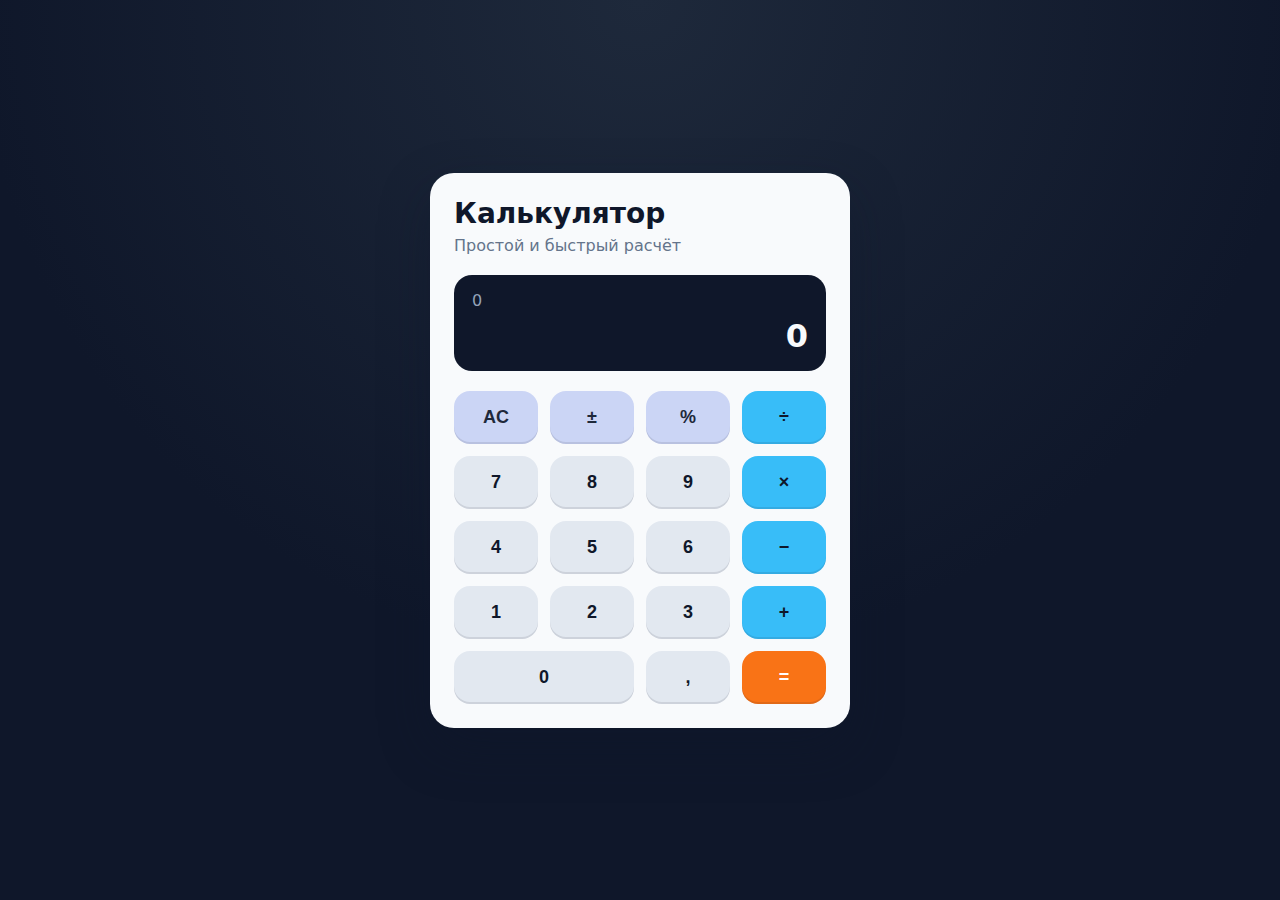
<file: index.html>
<!doctype html>
<html lang="ru">
  <head>
    <meta charset="UTF-8" />
    <meta name="viewport" content="width=device-width, initial-scale=1" />
    <title>Калькулятор</title>
    <link rel="stylesheet" href="style.css" />
  </head>
  <body>
    <main class="app">
      <section class="calculator" aria-label="Калькулятор">
        <header class="calculator__header">
          <h1>Калькулятор</h1>
          <p>Простой и быстрый расчёт</p>
        </header>
        <div class="calculator__display" aria-live="polite">
          <div class="calculator__expression" id="expression">0</div>
          <div class="calculator__result" id="result">0</div>
        </div>
        <div class="calculator__keys" role="group" aria-label="Кнопки калькулятора">
          <button class="key key--utility" data-action="clear">AC</button>
          <button class="key key--utility" data-action="sign">±</button>
          <button class="key key--utility" data-action="percent">%</button>
          <button class="key key--operator" data-action="operator" data-value="/">÷</button>

          <button class="key" data-action="number" data-value="7">7</button>
          <button class="key" data-action="number" data-value="8">8</button>
          <button class="key" data-action="number" data-value="9">9</button>
          <button class="key key--operator" data-action="operator" data-value="*">×</button>

          <button class="key" data-action="number" data-value="4">4</button>
          <button class="key" data-action="number" data-value="5">5</button>
          <button class="key" data-action="number" data-value="6">6</button>
          <button class="key key--operator" data-action="operator" data-value="-">−</button>

          <button class="key" data-action="number" data-value="1">1</button>
          <button class="key" data-action="number" data-value="2">2</button>
          <button class="key" data-action="number" data-value="3">3</button>
          <button class="key key--operator" data-action="operator" data-value="+">+</button>

          <button class="key key--wide" data-action="number" data-value="0">0</button>
          <button class="key" data-action="decimal" data-value=",">,</button>
          <button class="key key--equals" data-action="equals">=</button>
        </div>
      </section>
    </main>
    <script src="app.js"></script>
  </body>
</html>
</file>
<file: style.css>
:root {
  color-scheme: light;
  font-family: "Inter", "Segoe UI", system-ui, sans-serif;
  background: #0f172a;
  color: #0f172a;
}

* {
  box-sizing: border-box;
}

body {
  margin: 0;
  min-height: 100vh;
  display: flex;
  justify-content: center;
  align-items: center;
  background: radial-gradient(circle at top, #1e293b, #0f172a 60%);
  padding: 24px;
}

.app {
  width: 100%;
  max-width: 420px;
}

.calculator {
  background: #f8fafc;
  border-radius: 24px;
  padding: 24px;
  box-shadow: 0 20px 50px rgba(15, 23, 42, 0.35);
  display: grid;
  gap: 20px;
}

.calculator__header h1 {
  margin: 0;
  font-size: 28px;
  color: #0f172a;
}

.calculator__header p {
  margin: 6px 0 0;
  color: #64748b;
}

.calculator__display {
  background: #0f172a;
  color: #f8fafc;
  border-radius: 18px;
  padding: 16px 18px;
  display: grid;
  gap: 6px;
  min-height: 94px;
}

.calculator__expression {
  font-size: 16px;
  color: #94a3b8;
  min-height: 20px;
}

.calculator__result {
  font-size: 32px;
  font-weight: 600;
  text-align: right;
  word-break: break-all;
}

.calculator__keys {
  display: grid;
  grid-template-columns: repeat(4, 1fr);
  gap: 12px;
}

.key {
  border: none;
  border-radius: 16px;
  padding: 16px;
  font-size: 18px;
  font-weight: 600;
  cursor: pointer;
  background: #e2e8f0;
  color: #0f172a;
  transition: transform 0.08s ease, box-shadow 0.08s ease;
  box-shadow: inset 0 -2px 0 rgba(15, 23, 42, 0.1);
}

.key:active {
  transform: translateY(1px);
  box-shadow: inset 0 -1px 0 rgba(15, 23, 42, 0.12);
}

.key--operator {
  background: #38bdf8;
  color: #0f172a;
}

.key--equals {
  background: #f97316;
  color: #fff;
}

.key--utility {
  background: #cbd5f5;
  color: #1e293b;
}

.key--wide {
  grid-column: span 2;
}

@media (max-width: 420px) {
  .calculator {
    padding: 20px;
  }

  .calculator__display {
    min-height: 80px;
  }

  .calculator__result {
    font-size: 28px;
  }
}
</file>
